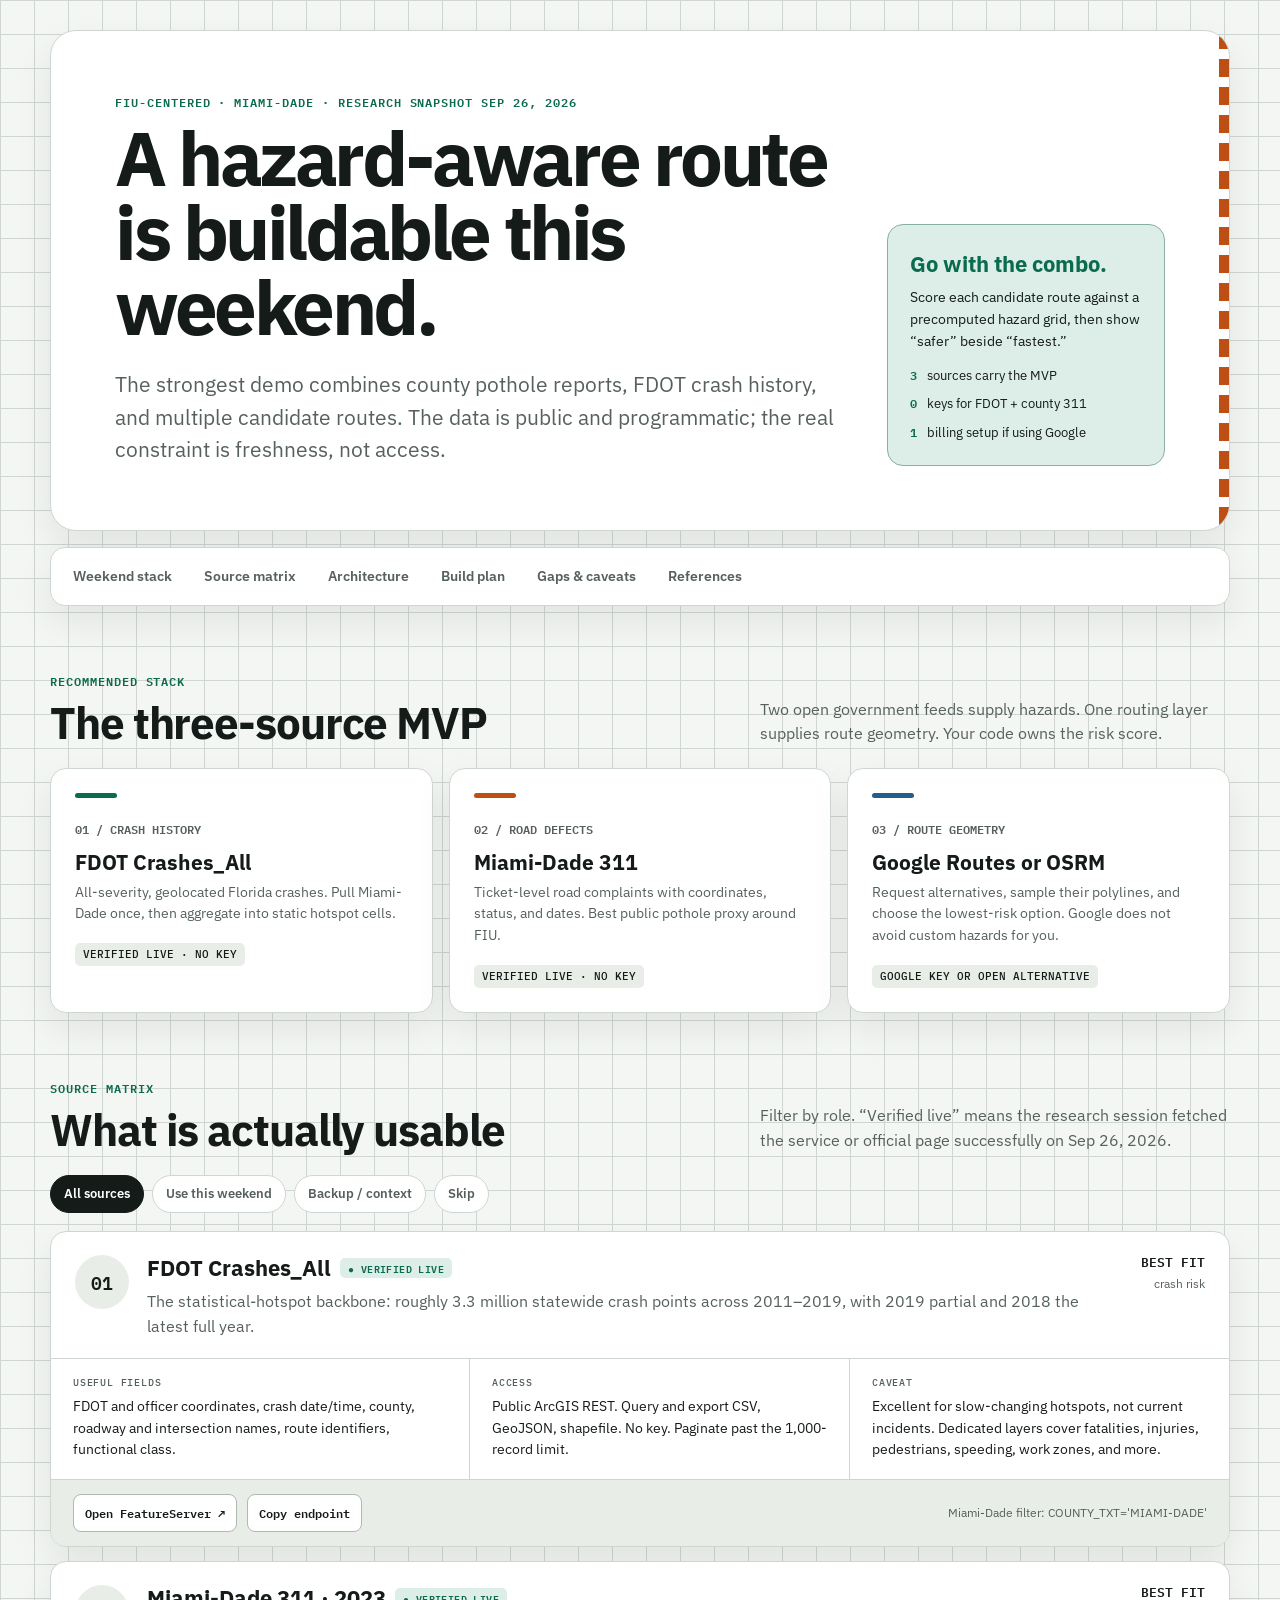
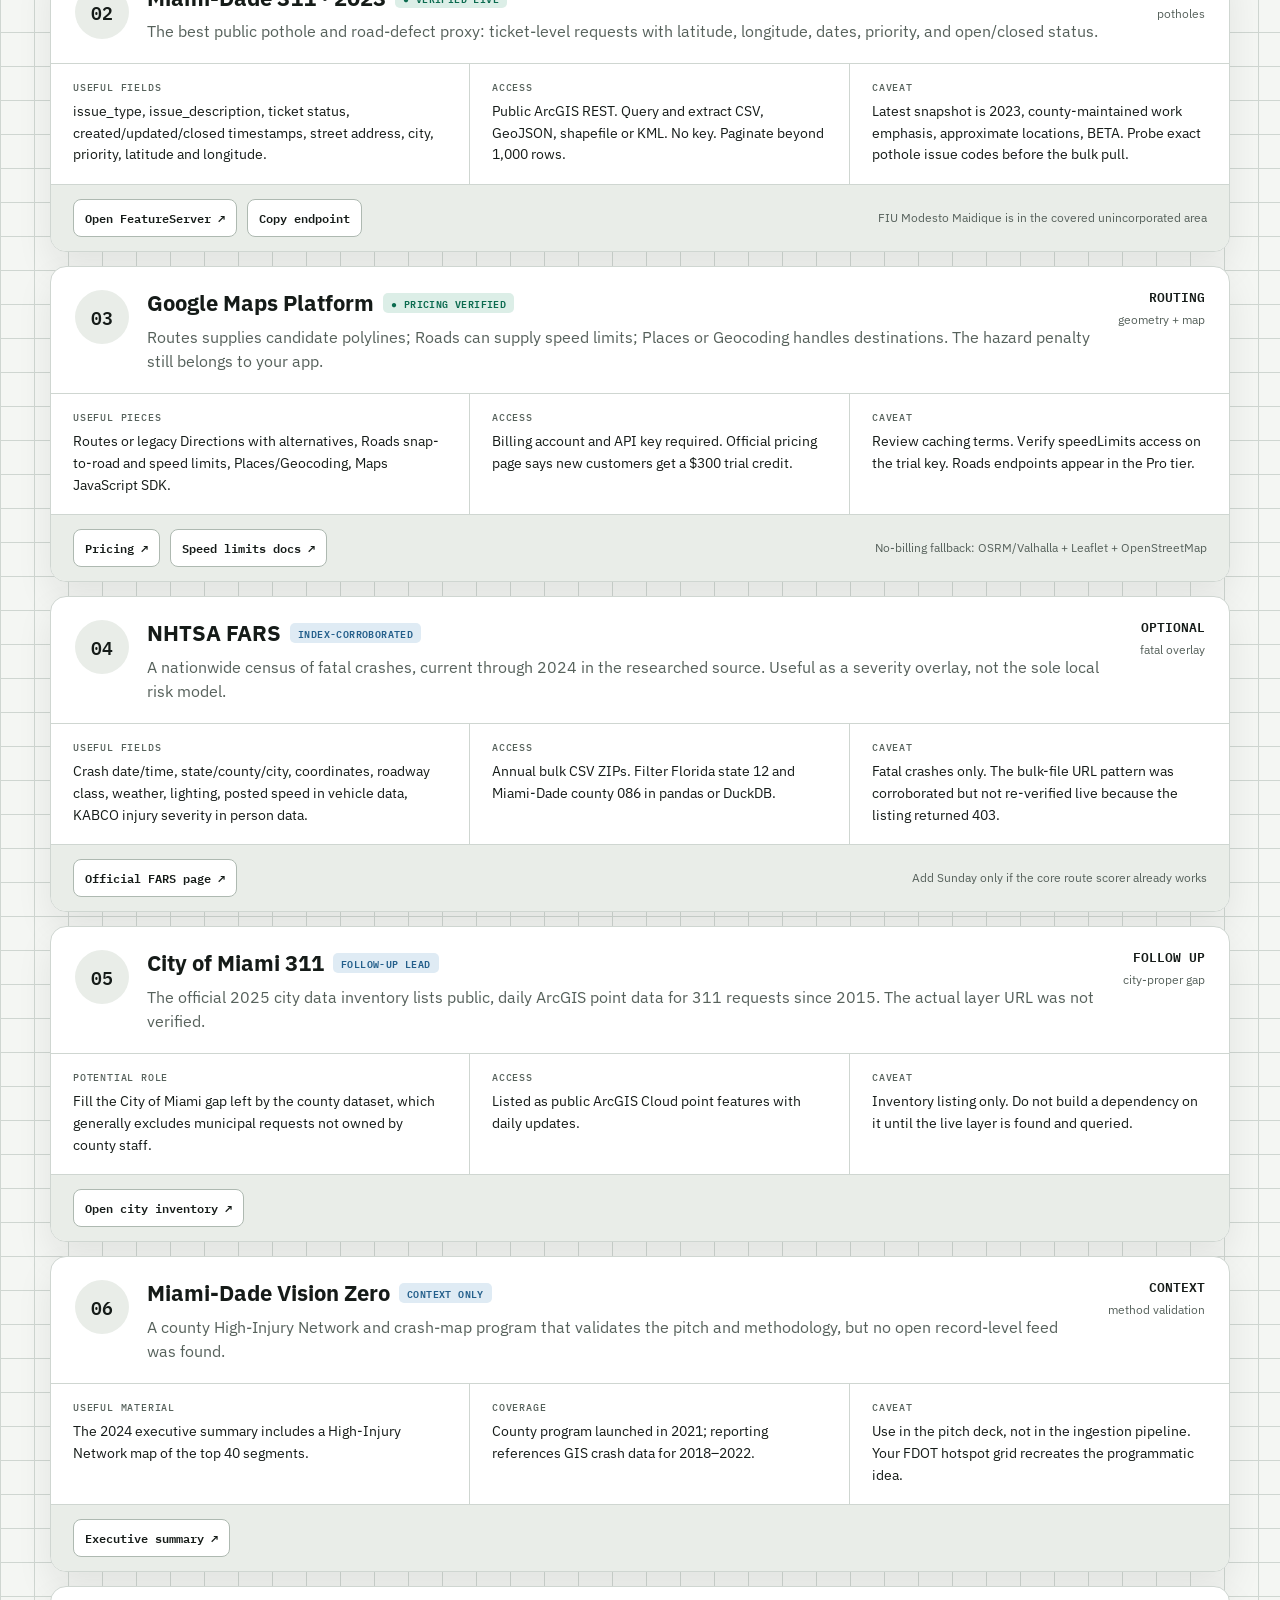
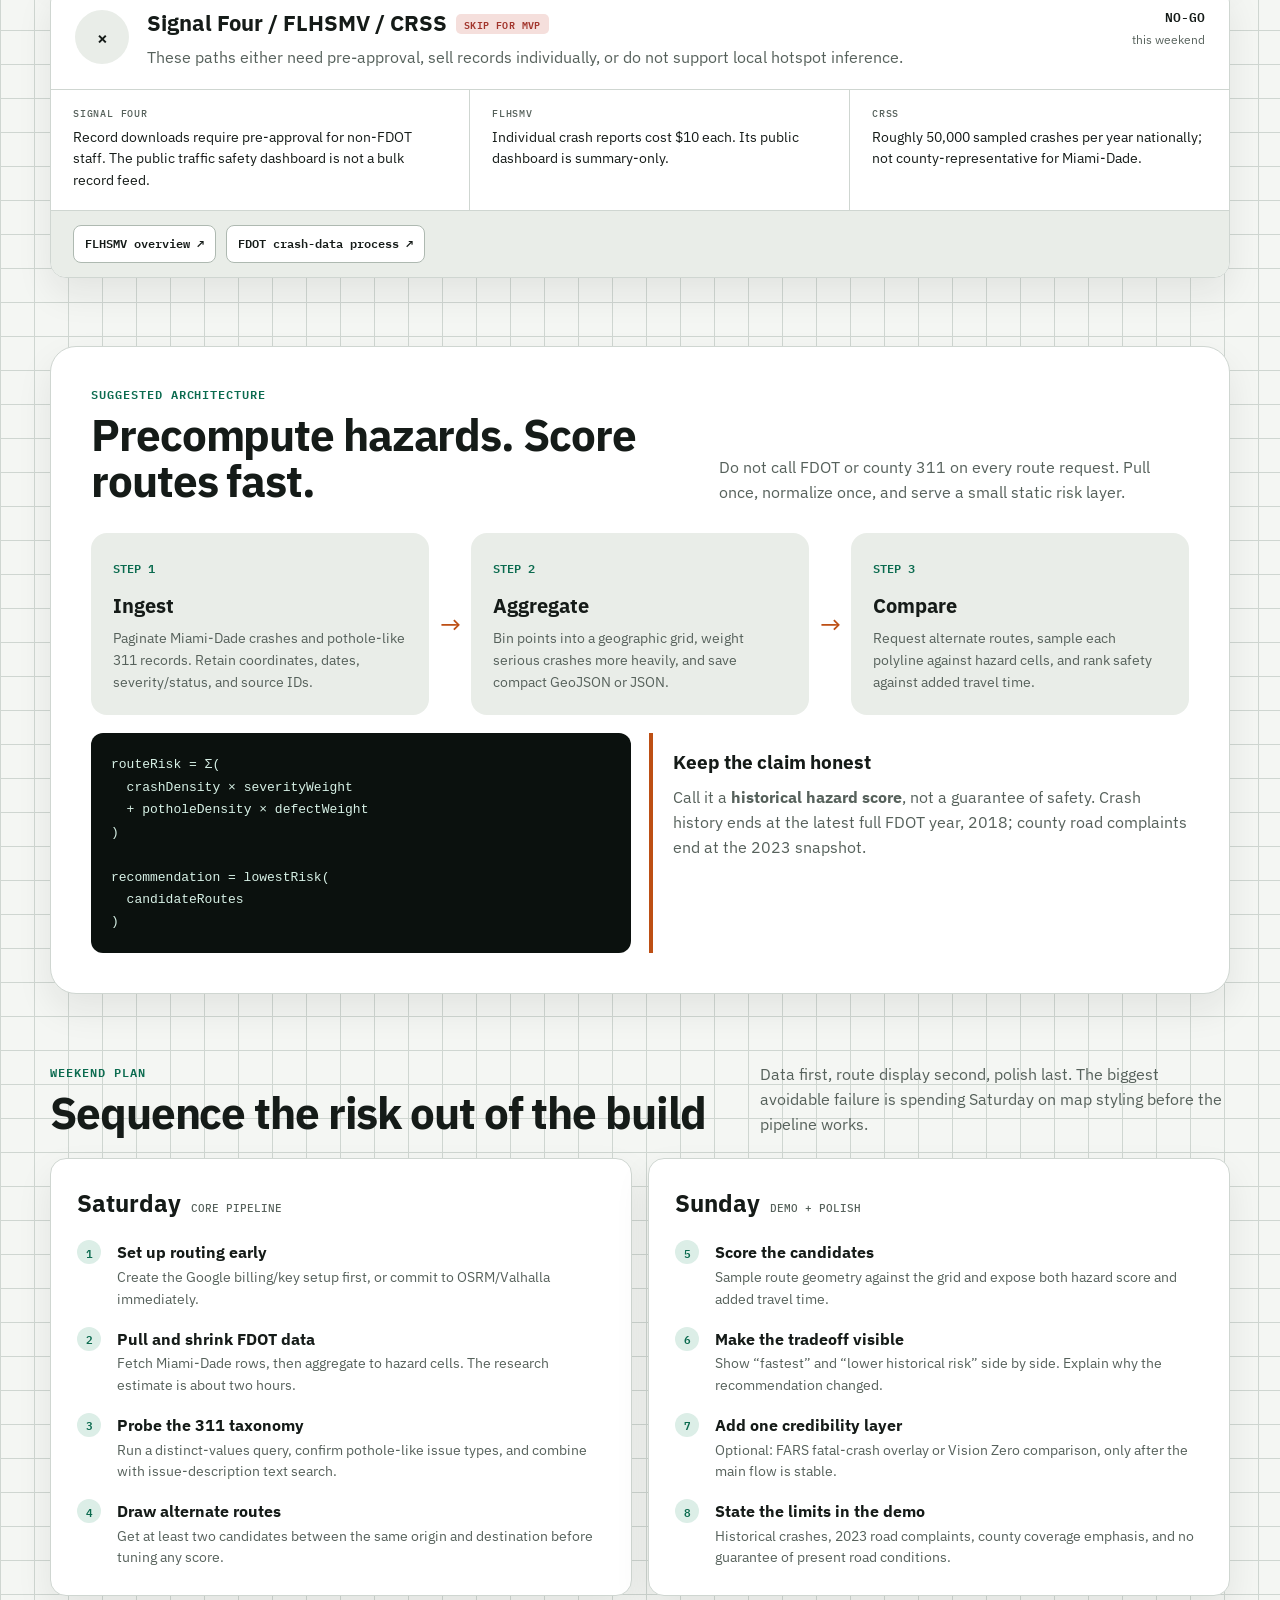
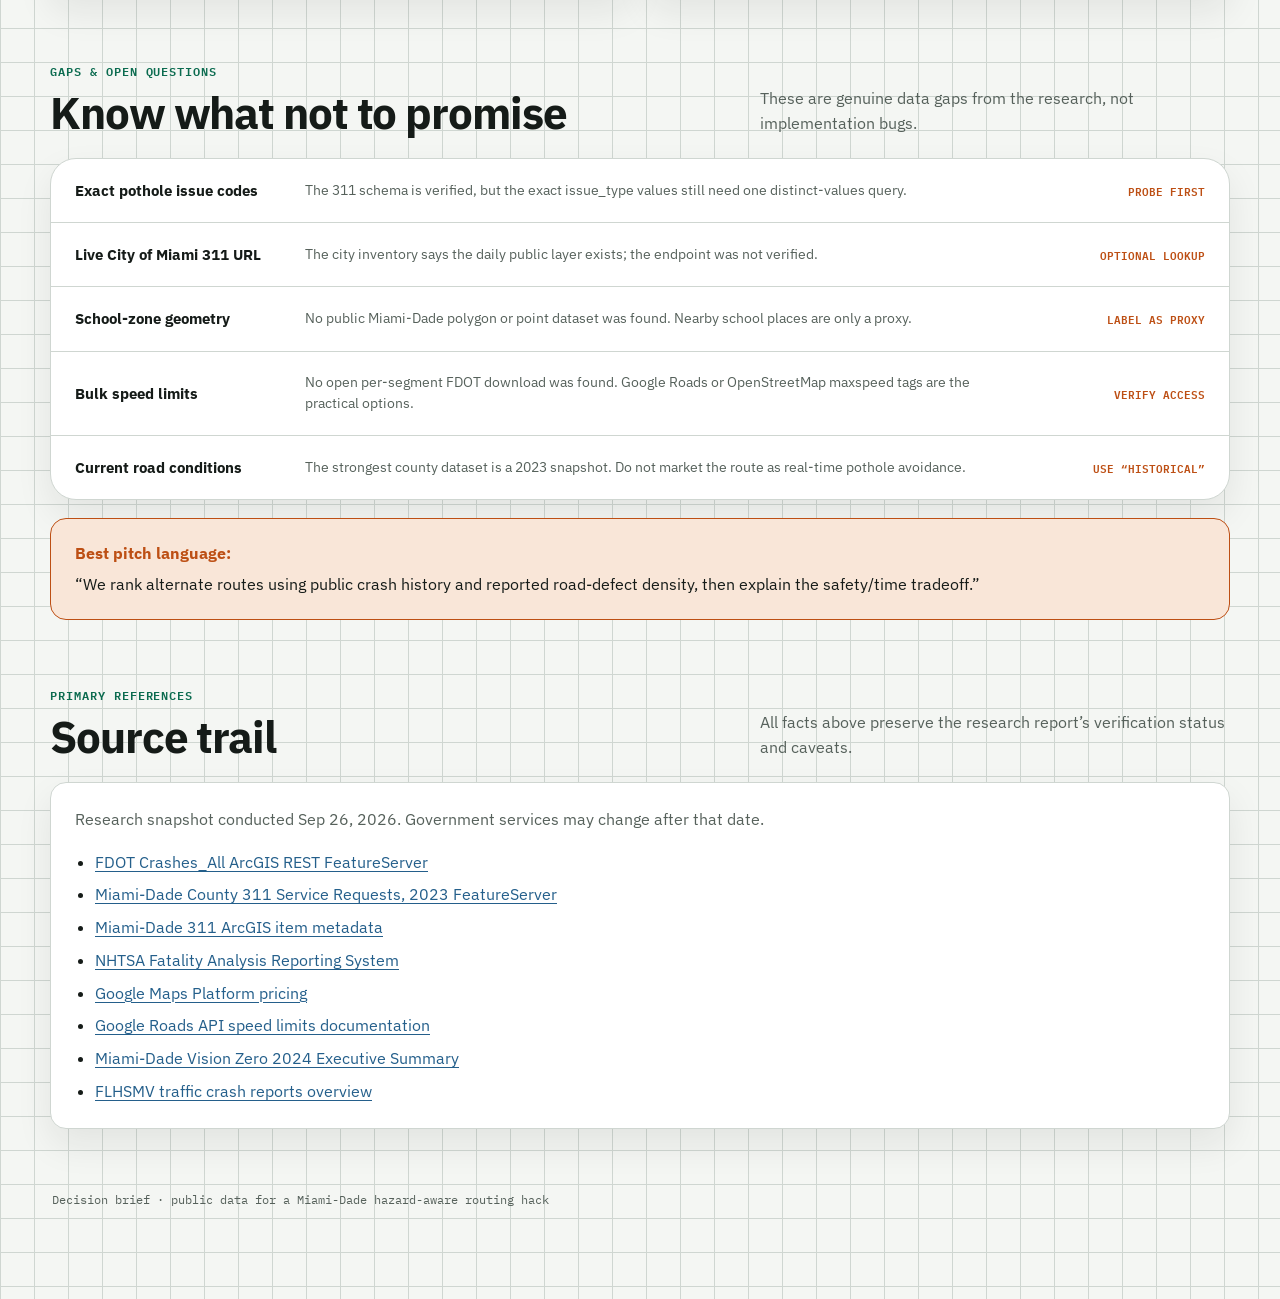
<file: Hazard Routing Data Sources.html>
<!doctype html>
<html lang="en">
<head>
  <meta charset="utf-8" />
  <meta name="viewport" content="width=device-width, initial-scale=1, viewport-fit=cover" />
  <meta name="color-scheme" content="light dark" />
  <link rel="icon" href="data:," />
  <title>Hazard Routing Data Sources</title>
  <link rel="preconnect" href="https://fonts.googleapis.com">
  <link rel="preconnect" href="https://fonts.gstatic.com" crossorigin>
  <link href="https://fonts.googleapis.com/css2?family=IBM+Plex+Mono:wght@400;500;600&family=IBM+Plex+Sans:wght@400;500;600;700&display=swap" rel="stylesheet">
  <style>
    :root {
      color-scheme: light dark;
      --bg: #f4f6f3;
      --paper: #ffffff;
      --paper-2: #e9ede8;
      --ink: #151b18;
      --muted: #56615b;
      --line: #cfd6d1;
      --line-strong: #aeb9b1;
      --green: #0b6b4f;
      --green-soft: #dceee7;
      --orange: #bd4f14;
      --orange-soft: #f9e6d8;
      --red: #a2352c;
      --red-soft: #f5dfdc;
      --blue: #245f8b;
      --blue-soft: #dfebf4;
      --shadow: 0 16px 36px rgba(21, 27, 24, .08);
      --radius-lg: 26px;
      --radius-md: 16px;
      --radius-sm: 10px;
    }
    @media (prefers-color-scheme: dark) {
      :root {
        --bg: #101513;
        --paper: #171e1b;
        --paper-2: #202925;
        --ink: #f0f4f1;
        --muted: #a9b5ae;
        --line: #34413b;
        --line-strong: #53635b;
        --green: #70d1ab;
        --green-soft: #173e31;
        --orange: #f5a368;
        --orange-soft: #472c1d;
        --red: #ef8b80;
        --red-soft: #482523;
        --blue: #80b9e2;
        --blue-soft: #193449;
        --shadow: 0 18px 46px rgba(0, 0, 0, .26);
      }
    }
    * { box-sizing: border-box; }
    html { scroll-behavior: smooth; }
    body {
      margin: 0;
      min-width: 0;
      background:
        linear-gradient(var(--line) 1px, transparent 1px),
        linear-gradient(90deg, var(--line) 1px, transparent 1px),
        var(--bg);
      background-size: 34px 34px;
      color: var(--ink);
      font-family: "IBM Plex Sans", sans-serif;
      line-height: 1.55;
    }
    button, input { font: inherit; }
    a { color: inherit; }
    a:focus-visible, button:focus-visible { outline: 3px solid var(--orange); outline-offset: 3px; }
    .page { width: min(1180px, calc(100% - 32px)); margin: 0 auto; padding: 30px 0 80px; }
    .surface { background: var(--paper); border: 1px solid var(--line); box-shadow: var(--shadow); }
    .hero {
      position: relative;
      overflow: hidden;
      border-radius: var(--radius-lg);
      padding: clamp(26px, 5vw, 64px);
      display: grid;
      grid-template-columns: minmax(0, 1.45fr) minmax(260px, .55fr);
      gap: 38px;
      align-items: end;
    }
    .hero::after {
      content: "";
      position: absolute;
      top: 0; right: 0;
      width: 10px; height: 100%;
      background: repeating-linear-gradient(to bottom, var(--orange) 0 18px, transparent 18px 28px);
    }
    .hero-kicker, .eyebrow {
      margin: 0 0 10px;
      color: var(--green);
      font: 600 12px/1.3 "IBM Plex Mono", monospace;
      letter-spacing: .08em;
      text-transform: uppercase;
    }
    h1 { margin: 0; max-width: 820px; font-size: clamp(38px, 7vw, 76px); line-height: .98; letter-spacing: -.045em; }
    .hero p.lede { margin: 24px 0 0; max-width: 760px; font-size: clamp(17px, 2vw, 21px); color: var(--muted); }
    .verdict {
      padding: 22px;
      border-radius: var(--radius-md);
      background: var(--green-soft);
      border: 1px solid color-mix(in srgb, var(--green) 36%, var(--line));
    }
    .verdict strong { display: block; color: var(--green); font-size: 22px; margin-bottom: 6px; }
    .verdict p { margin: 0; font-size: 14px; color: var(--ink); }
    .facts { margin-top: 14px; display: grid; gap: 8px; }
    .fact { display: flex; gap: 10px; align-items: baseline; font-size: 13px; }
    .fact b { font: 600 12px/1.2 "IBM Plex Mono", monospace; color: var(--green); }

    .jumpbar {
      position: sticky;
      top: 10px;
      z-index: 20;
      margin: 16px 0 44px;
      border-radius: 15px;
      padding: 10px;
      display: flex;
      gap: 8px;
      overflow-x: auto;
      scrollbar-width: none;
    }
    .jumpbar::-webkit-scrollbar { display: none; }
    .jumpbar a { white-space: nowrap; text-decoration: none; color: var(--muted); padding: 8px 12px; border-radius: 8px; font-size: 14px; font-weight: 600; }
    .jumpbar a:hover { background: var(--paper-2); color: var(--ink); }

    section { scroll-margin-top: 82px; margin-top: 68px; }
    .section-head { display: flex; justify-content: space-between; align-items: end; gap: 24px; margin-bottom: 22px; }
    h2 { margin: 0; font-size: clamp(28px, 4vw, 44px); line-height: 1.05; letter-spacing: -.025em; }
    .section-head > p { max-width: 470px; margin: 0; color: var(--muted); }

    .signal-strip { display: grid; grid-template-columns: repeat(3, 1fr); gap: 16px; }
    .signal-card { border-radius: var(--radius-md); padding: 24px; position: relative; overflow: hidden; }
    .signal-card::before { content:""; display:block; width: 42px; height: 5px; border-radius: 5px; margin-bottom: 18px; background: var(--tone); }
    .signal-card[data-tone="green"] { --tone: var(--green); }
    .signal-card[data-tone="orange"] { --tone: var(--orange); }
    .signal-card[data-tone="blue"] { --tone: var(--blue); }
    .signal-card .num { font: 600 12px/1 "IBM Plex Mono", monospace; color: var(--muted); }
    .signal-card h3 { margin: 9px 0 7px; font-size: 21px; line-height: 1.18; }
    .signal-card p { margin: 0; color: var(--muted); font-size: 14px; }
    .signal-card .tag { display: inline-flex; margin-top: 18px; padding: 5px 8px; border-radius: 5px; background: var(--paper-2); font: 500 11px/1.2 "IBM Plex Mono", monospace; }

    .filterbar { display: flex; flex-wrap: wrap; gap: 8px; margin-bottom: 18px; }
    .filterbar button {
      border: 1px solid var(--line);
      color: var(--muted);
      background: var(--paper);
      border-radius: 999px;
      padding: 8px 13px;
      cursor: pointer;
      font-size: 13px;
      font-weight: 600;
    }
    .filterbar button[aria-pressed="true"] { background: var(--ink); color: var(--paper); border-color: var(--ink); }
    .source-list { display: grid; gap: 14px; }
    .source-card { border-radius: var(--radius-md); overflow: hidden; }
    .source-top { padding: 23px 24px 19px; display: grid; grid-template-columns: 54px minmax(0, 1fr) auto; gap: 18px; align-items: start; }
    .rank { width: 54px; height: 54px; display: grid; place-items: center; border-radius: 50%; background: var(--paper-2); font: 600 18px/1 "IBM Plex Mono", monospace; }
    .source-titleline { display: flex; align-items: center; flex-wrap: wrap; gap: 9px; }
    .source-titleline h3 { margin: 0; font-size: 22px; line-height: 1.2; }
    .badge { display: inline-flex; align-items: center; gap: 6px; padding: 4px 8px; border-radius: 5px; font: 600 10px/1.2 "IBM Plex Mono", monospace; text-transform: uppercase; letter-spacing: .04em; }
    .badge.live { color: var(--green); background: var(--green-soft); }
    .badge.index { color: var(--blue); background: var(--blue-soft); }
    .badge.blocked { color: var(--red); background: var(--red-soft); }
    .source-summary { margin: 8px 0 0; color: var(--muted); }
    .fit { text-align: right; }
    .fit b { display: block; font: 600 13px/1.2 "IBM Plex Mono", monospace; }
    .fit span { display: block; font-size: 12px; color: var(--muted); margin-top: 5px; }
    .source-grid { border-top: 1px solid var(--line); display: grid; grid-template-columns: 1.1fr 1fr 1fr; }
    .source-grid > div { padding: 18px 22px; min-width: 0; }
    .source-grid > div + div { border-left: 1px solid var(--line); }
    .label { display: block; margin-bottom: 7px; color: var(--muted); font: 500 10px/1.2 "IBM Plex Mono", monospace; text-transform: uppercase; letter-spacing: .08em; }
    .source-grid p { margin: 0; font-size: 14px; }
    .source-actions { padding: 14px 22px; border-top: 1px solid var(--line); display: flex; flex-wrap: wrap; gap: 10px; align-items: center; background: var(--paper-2); }
    .source-actions a, .copy-btn { min-height: 38px; display: inline-flex; align-items: center; gap: 8px; border-radius: 8px; padding: 8px 11px; border: 1px solid var(--line-strong); background: var(--paper); color: var(--ink); font: 600 12px/1.2 "IBM Plex Mono", monospace; text-decoration: none; cursor: pointer; }
    .source-actions a:hover, .copy-btn:hover { border-color: var(--ink); }
    .source-actions .note { color: var(--muted); font-size: 12px; margin-left: auto; }
    .source-card[hidden] { display: none; }

    .architecture { border-radius: var(--radius-lg); padding: clamp(22px, 4vw, 40px); }
    .flow { margin-top: 28px; display: grid; grid-template-columns: 1fr 42px 1fr 42px 1fr; align-items: stretch; }
    .flow-step { padding: 22px; background: var(--paper-2); border-radius: var(--radius-md); }
    .flow-step .step-no { color: var(--green); font: 600 12px/1 "IBM Plex Mono", monospace; }
    .flow-step h3 { margin: 11px 0 7px; font-size: 20px; }
    .flow-step p { margin: 0; color: var(--muted); font-size: 14px; }
    .arrow { display: grid; place-items: center; color: var(--orange); font-size: 26px; }
    .logic { margin-top: 18px; display: grid; grid-template-columns: 1fr 1fr; gap: 18px; }
    .logic pre { margin: 0; white-space: pre-wrap; overflow-wrap: anywhere; background: #0b110e; color: #d7f1e6; padding: 20px; border-radius: 12px; font: 13px/1.65 "IBM Plex Mono", monospace; }
    .logic .explain { border-left: 4px solid var(--orange); padding: 15px 0 15px 20px; }
    .logic .explain h3 { margin: 0 0 8px; }
    .logic .explain p { margin: 0; color: var(--muted); }

    .plan-grid { display: grid; grid-template-columns: 1fr 1fr; gap: 16px; }
    .day { padding: 26px; border-radius: var(--radius-md); }
    .day h3 { margin: 0 0 18px; display: flex; align-items: baseline; gap: 10px; font-size: 24px; }
    .day h3 span { color: var(--muted); font: 500 11px/1.2 "IBM Plex Mono", monospace; }
    .tasks { list-style: none; padding: 0; margin: 0; display: grid; gap: 16px; }
    .tasks li { display: grid; grid-template-columns: 28px 1fr; gap: 12px; }
    .tasks .mark { width: 24px; height: 24px; border-radius: 50%; display: grid; place-items: center; background: var(--green-soft); color: var(--green); font: 600 11px/1 "IBM Plex Mono", monospace; }
    .tasks b { display: block; margin-bottom: 2px; }
    .tasks p { margin: 0; color: var(--muted); font-size: 14px; }

    .gaps { border-radius: var(--radius-lg); overflow: hidden; }
    .gap-row { display: grid; grid-template-columns: 210px 1fr 160px; gap: 20px; padding: 20px 24px; align-items: center; }
    .gap-row + .gap-row { border-top: 1px solid var(--line); }
    .gap-row strong { font-size: 15px; }
    .gap-row p { margin: 0; color: var(--muted); font-size: 14px; }
    .gap-row .move { color: var(--orange); font: 600 11px/1.4 "IBM Plex Mono", monospace; text-align: right; }

    .truth-box { margin-top: 18px; border: 1px solid var(--orange); background: var(--orange-soft); border-radius: var(--radius-md); padding: 22px 24px; }
    .truth-box strong { color: var(--orange); }
    .truth-box p { margin: 6px 0 0; }

    .source-notes { padding: 24px; border-radius: var(--radius-md); }
    .source-notes p { margin: 0; color: var(--muted); }
    .source-notes ul { margin: 18px 0 0; padding-left: 20px; display: grid; gap: 8px; }
    .source-notes a { color: var(--blue); text-decoration-thickness: 1px; text-underline-offset: 3px; overflow-wrap: anywhere; }
    footer { margin-top: 44px; padding: 18px 2px; color: var(--muted); font-size: 12px; font-family: "IBM Plex Mono", monospace; }
    .toast { position: fixed; left: 50%; bottom: 24px; transform: translate(-50%, 140%); opacity: 0; background: var(--ink); color: var(--paper); padding: 11px 14px; border-radius: 10px; font: 600 12px/1.3 "IBM Plex Mono", monospace; transition: transform .2s ease, opacity .2s ease; z-index: 50; box-shadow: var(--shadow); }
    .toast.show { transform: translate(-50%, 0); opacity: 1; }

    @media (max-width: 820px) {
      .hero { grid-template-columns: 1fr; gap: 24px; }
      .jumpbar { flex-wrap: wrap; overflow-x: visible; }
      .jumpbar a { flex: 1 1 132px; text-align: center; }
      .signal-strip { grid-template-columns: 1fr; }
      .section-head { align-items: start; flex-direction: column; }
      .source-top { grid-template-columns: 46px minmax(0, 1fr); }
      .rank { width: 46px; height: 46px; }
      .fit { grid-column: 2; text-align: left; display: flex; gap: 8px; align-items: baseline; }
      .source-grid { grid-template-columns: 1fr; }
      .source-grid > div + div { border-left: 0; border-top: 1px solid var(--line); }
      .source-actions .note { width: 100%; margin-left: 0; }
      .flow { grid-template-columns: 1fr; }
      .arrow { height: 42px; transform: rotate(90deg); }
      .logic, .plan-grid { grid-template-columns: 1fr; }
      .gap-row { grid-template-columns: 1fr; gap: 7px; }
      .gap-row .move { text-align: left; }
    }
    @media (max-width: 540px) {
      .page { width: min(100% - 20px, 1180px); padding-top: 10px; }
      .hero { padding: 24px 20px 28px; border-radius: 20px; }
      h1 { font-size: 42px; }
      .jumpbar { top: 6px; margin-bottom: 34px; }
      section { margin-top: 50px; }
      .source-top { padding: 20px 17px 16px; gap: 12px; }
      .source-grid > div, .source-actions { padding-left: 17px; padding-right: 17px; }
      .source-titleline h3 { font-size: 19px; }
      .source-actions a, .copy-btn { width: 100%; justify-content: center; }
      .architecture { padding: 20px 16px; }
      .day { padding: 21px 18px; }
      .gap-row { padding: 18px; }
    }
    @media (prefers-reduced-motion: reduce) {
      html { scroll-behavior: auto; }
      .toast { transition: none; }
    }
  </style>
</head>
<body>
  <main class="page">
    <header class="hero surface">
      <div>
        <p class="hero-kicker">FIU-centered · Miami-Dade · research snapshot Sep 26, 2026</p>
        <h1>A hazard-aware route is buildable this weekend.</h1>
        <p class="lede">The strongest demo combines county pothole reports, FDOT crash history, and multiple candidate routes. The data is public and programmatic; the real constraint is freshness, not access.</p>
      </div>
      <aside class="verdict" aria-label="Research verdict">
        <strong>Go with the combo.</strong>
        <p>Score each candidate route against a precomputed hazard grid, then show “safer” beside “fastest.”</p>
        <div class="facts">
          <div class="fact"><b>3</b><span>sources carry the MVP</span></div>
          <div class="fact"><b>0</b><span>keys for FDOT + county 311</span></div>
          <div class="fact"><b>1</b><span>billing setup if using Google</span></div>
        </div>
      </aside>
    </header>

    <nav class="jumpbar surface" aria-label="Page sections">
      <a href="#stack">Weekend stack</a>
      <a href="#sources">Source matrix</a>
      <a href="#architecture">Architecture</a>
      <a href="#plan">Build plan</a>
      <a href="#gaps">Gaps & caveats</a>
      <a href="#references">References</a>
    </nav>

    <section id="stack">
      <div class="section-head">
        <div><p class="eyebrow">Recommended stack</p><h2>The three-source MVP</h2></div>
        <p>Two open government feeds supply hazards. One routing layer supplies route geometry. Your code owns the risk score.</p>
      </div>
      <div class="signal-strip">
        <article class="signal-card surface" data-tone="green">
          <span class="num">01 / CRASH HISTORY</span>
          <h3>FDOT Crashes_All</h3>
          <p>All-severity, geolocated Florida crashes. Pull Miami-Dade once, then aggregate into static hotspot cells.</p>
          <span class="tag">VERIFIED LIVE · NO KEY</span>
        </article>
        <article class="signal-card surface" data-tone="orange">
          <span class="num">02 / ROAD DEFECTS</span>
          <h3>Miami-Dade 311</h3>
          <p>Ticket-level road complaints with coordinates, status, and dates. Best public pothole proxy around FIU.</p>
          <span class="tag">VERIFIED LIVE · NO KEY</span>
        </article>
        <article class="signal-card surface" data-tone="blue">
          <span class="num">03 / ROUTE GEOMETRY</span>
          <h3>Google Routes or OSRM</h3>
          <p>Request alternatives, sample their polylines, and choose the lowest-risk option. Google does not avoid custom hazards for you.</p>
          <span class="tag">GOOGLE KEY OR OPEN ALTERNATIVE</span>
        </article>
      </div>
    </section>

    <section id="sources">
      <div class="section-head">
        <div><p class="eyebrow">Source matrix</p><h2>What is actually usable</h2></div>
        <p>Filter by role. “Verified live” means the research session fetched the service or official page successfully on Sep 26, 2026.</p>
      </div>
      <div class="filterbar" role="group" aria-label="Filter data sources">
        <button type="button" data-filter="all" aria-pressed="true">All sources</button>
        <button type="button" data-filter="mvp" aria-pressed="false">Use this weekend</button>
        <button type="button" data-filter="backup" aria-pressed="false">Backup / context</button>
        <button type="button" data-filter="blocked" aria-pressed="false">Skip</button>
      </div>
      <div class="source-list">
        <article class="source-card surface" data-group="mvp">
          <div class="source-top">
            <div class="rank">01</div>
            <div>
              <div class="source-titleline"><h3>FDOT Crashes_All</h3><span class="badge live">● verified live</span></div>
              <p class="source-summary">The statistical-hotspot backbone: roughly 3.3 million statewide crash points across 2011–2019, with 2019 partial and 2018 the latest full year.</p>
            </div>
            <div class="fit"><b>BEST FIT</b><span>crash risk</span></div>
          </div>
          <div class="source-grid">
            <div><span class="label">Useful fields</span><p>FDOT and officer coordinates, crash date/time, county, roadway and intersection names, route identifiers, functional class.</p></div>
            <div><span class="label">Access</span><p>Public ArcGIS REST. Query and export CSV, GeoJSON, shapefile. No key. Paginate past the 1,000-record limit.</p></div>
            <div><span class="label">Caveat</span><p>Excellent for slow-changing hotspots, not current incidents. Dedicated layers cover fatalities, injuries, pedestrians, speeding, work zones, and more.</p></div>
          </div>
          <div class="source-actions">
            <a href="https://gis.fdot.gov/arcgis/rest/services/Crashes_All/FeatureServer" target="_blank" rel="noopener noreferrer">Open FeatureServer ↗</a>
            <button class="copy-btn" type="button" data-copy="https://gis.fdot.gov/arcgis/rest/services/Crashes_All/FeatureServer">Copy endpoint</button>
            <span class="note">Miami-Dade filter: COUNTY_TXT='MIAMI-DADE'</span>
          </div>
        </article>

        <article class="source-card surface" data-group="mvp">
          <div class="source-top">
            <div class="rank">02</div>
            <div>
              <div class="source-titleline"><h3>Miami-Dade 311 · 2023</h3><span class="badge live">● verified live</span></div>
              <p class="source-summary">The best public pothole and road-defect proxy: ticket-level requests with latitude, longitude, dates, priority, and open/closed status.</p>
            </div>
            <div class="fit"><b>BEST FIT</b><span>potholes</span></div>
          </div>
          <div class="source-grid">
            <div><span class="label">Useful fields</span><p>issue_type, issue_description, ticket status, created/updated/closed timestamps, street address, city, priority, latitude and longitude.</p></div>
            <div><span class="label">Access</span><p>Public ArcGIS REST. Query and extract CSV, GeoJSON, shapefile or KML. No key. Paginate beyond 1,000 rows.</p></div>
            <div><span class="label">Caveat</span><p>Latest snapshot is 2023, county-maintained work emphasis, approximate locations, BETA. Probe exact pothole issue codes before the bulk pull.</p></div>
          </div>
          <div class="source-actions">
            <a href="https://services.arcgis.com/8Pc9XBTAsYuxx9Ny/arcgis/rest/services/data_311_2023/FeatureServer" target="_blank" rel="noopener noreferrer">Open FeatureServer ↗</a>
            <button class="copy-btn" type="button" data-copy="https://services.arcgis.com/8Pc9XBTAsYuxx9Ny/arcgis/rest/services/data_311_2023/FeatureServer">Copy endpoint</button>
            <span class="note">FIU Modesto Maidique is in the covered unincorporated area</span>
          </div>
        </article>

        <article class="source-card surface" data-group="mvp">
          <div class="source-top">
            <div class="rank">03</div>
            <div>
              <div class="source-titleline"><h3>Google Maps Platform</h3><span class="badge live">● pricing verified</span></div>
              <p class="source-summary">Routes supplies candidate polylines; Roads can supply speed limits; Places or Geocoding handles destinations. The hazard penalty still belongs to your app.</p>
            </div>
            <div class="fit"><b>ROUTING</b><span>geometry + map</span></div>
          </div>
          <div class="source-grid">
            <div><span class="label">Useful pieces</span><p>Routes or legacy Directions with alternatives, Roads snap-to-road and speed limits, Places/Geocoding, Maps JavaScript SDK.</p></div>
            <div><span class="label">Access</span><p>Billing account and API key required. Official pricing page says new customers get a $300 trial credit.</p></div>
            <div><span class="label">Caveat</span><p>Review caching terms. Verify speedLimits access on the trial key. Roads endpoints appear in the Pro tier.</p></div>
          </div>
          <div class="source-actions">
            <a href="https://mapsplatform.google.com/pricing" target="_blank" rel="noopener noreferrer">Pricing ↗</a>
            <a href="https://developers.google.com/maps/documentation/roads/speed-limits" target="_blank" rel="noopener noreferrer">Speed limits docs ↗</a>
            <span class="note">No-billing fallback: OSRM/Valhalla + Leaflet + OpenStreetMap</span>
          </div>
        </article>

        <article class="source-card surface" data-group="backup">
          <div class="source-top">
            <div class="rank">04</div>
            <div>
              <div class="source-titleline"><h3>NHTSA FARS</h3><span class="badge index">index-corroborated</span></div>
              <p class="source-summary">A nationwide census of fatal crashes, current through 2024 in the researched source. Useful as a severity overlay, not the sole local risk model.</p>
            </div>
            <div class="fit"><b>OPTIONAL</b><span>fatal overlay</span></div>
          </div>
          <div class="source-grid">
            <div><span class="label">Useful fields</span><p>Crash date/time, state/county/city, coordinates, roadway class, weather, lighting, posted speed in vehicle data, KABCO injury severity in person data.</p></div>
            <div><span class="label">Access</span><p>Annual bulk CSV ZIPs. Filter Florida state 12 and Miami-Dade county 086 in pandas or DuckDB.</p></div>
            <div><span class="label">Caveat</span><p>Fatal crashes only. The bulk-file URL pattern was corroborated but not re-verified live because the listing returned 403.</p></div>
          </div>
          <div class="source-actions">
            <a href="https://www.nhtsa.gov/research-data/fatality-analysis-reporting-system-fars" target="_blank" rel="noopener noreferrer">Official FARS page ↗</a>
            <span class="note">Add Sunday only if the core route scorer already works</span>
          </div>
        </article>

        <article class="source-card surface" data-group="backup">
          <div class="source-top">
            <div class="rank">05</div>
            <div>
              <div class="source-titleline"><h3>City of Miami 311</h3><span class="badge index">follow-up lead</span></div>
              <p class="source-summary">The official 2025 city data inventory lists public, daily ArcGIS point data for 311 requests since 2015. The actual layer URL was not verified.</p>
            </div>
            <div class="fit"><b>FOLLOW UP</b><span>city-proper gap</span></div>
          </div>
          <div class="source-grid">
            <div><span class="label">Potential role</span><p>Fill the City of Miami gap left by the county dataset, which generally excludes municipal requests not owned by county staff.</p></div>
            <div><span class="label">Access</span><p>Listed as public ArcGIS Cloud point features with daily updates.</p></div>
            <div><span class="label">Caveat</span><p>Inventory listing only. Do not build a dependency on it until the live layer is found and queried.</p></div>
          </div>
          <div class="source-actions">
            <a href="https://www.miami.gov/files/assets/public/v/1/document-resources/pdf-docs/data/city-of-miami-data-inventory-2025_508.pdf" target="_blank" rel="noopener noreferrer">Open city inventory ↗</a>
          </div>
        </article>

        <article class="source-card surface" data-group="backup">
          <div class="source-top">
            <div class="rank">06</div>
            <div>
              <div class="source-titleline"><h3>Miami-Dade Vision Zero</h3><span class="badge index">context only</span></div>
              <p class="source-summary">A county High-Injury Network and crash-map program that validates the pitch and methodology, but no open record-level feed was found.</p>
            </div>
            <div class="fit"><b>CONTEXT</b><span>method validation</span></div>
          </div>
          <div class="source-grid">
            <div><span class="label">Useful material</span><p>The 2024 executive summary includes a High-Injury Network map of the top 40 segments.</p></div>
            <div><span class="label">Coverage</span><p>County program launched in 2021; reporting references GIS crash data for 2018–2022.</p></div>
            <div><span class="label">Caveat</span><p>Use in the pitch deck, not in the ingestion pipeline. Your FDOT hotspot grid recreates the programmatic idea.</p></div>
          </div>
          <div class="source-actions">
            <a href="https://www.miamidade.gov/resources/transportation_publicworks/documents/2024-vision-zero-executive-summary.pdf" target="_blank" rel="noopener noreferrer">Executive summary ↗</a>
          </div>
        </article>

        <article class="source-card surface" data-group="blocked">
          <div class="source-top">
            <div class="rank">×</div>
            <div>
              <div class="source-titleline"><h3>Signal Four / FLHSMV / CRSS</h3><span class="badge blocked">skip for MVP</span></div>
              <p class="source-summary">These paths either need pre-approval, sell records individually, or do not support local hotspot inference.</p>
            </div>
            <div class="fit"><b>NO-GO</b><span>this weekend</span></div>
          </div>
          <div class="source-grid">
            <div><span class="label">Signal Four</span><p>Record downloads require pre-approval for non-FDOT staff. The public traffic safety dashboard is not a bulk record feed.</p></div>
            <div><span class="label">FLHSMV</span><p>Individual crash reports cost $10 each. Its public dashboard is summary-only.</p></div>
            <div><span class="label">CRSS</span><p>Roughly 50,000 sampled crashes per year nationally; not county-representative for Miami-Dade.</p></div>
          </div>
          <div class="source-actions">
            <a href="https://www.flhsmv.gov/traffic-crash-reports/" target="_blank" rel="noopener noreferrer">FLHSMV overview ↗</a>
            <a href="https://fdotwww.blob.core.windows.net/sitefinity/docs/default-source/safety/11a-safetyengineering/crash-data/crash-data-process_v18.pdf?sfvrsn=311253ee_1" target="_blank" rel="noopener noreferrer">FDOT crash-data process ↗</a>
          </div>
        </article>
      </div>
    </section>

    <section id="architecture" class="architecture surface">
      <div class="section-head">
        <div><p class="eyebrow">Suggested architecture</p><h2>Precompute hazards. Score routes fast.</h2></div>
        <p>Do not call FDOT or county 311 on every route request. Pull once, normalize once, and serve a small static risk layer.</p>
      </div>
      <div class="flow" aria-label="Data processing flow">
        <article class="flow-step"><span class="step-no">STEP 1</span><h3>Ingest</h3><p>Paginate Miami-Dade crashes and pothole-like 311 records. Retain coordinates, dates, severity/status, and source IDs.</p></article>
        <div class="arrow" aria-hidden="true">→</div>
        <article class="flow-step"><span class="step-no">STEP 2</span><h3>Aggregate</h3><p>Bin points into a geographic grid, weight serious crashes more heavily, and save compact GeoJSON or JSON.</p></article>
        <div class="arrow" aria-hidden="true">→</div>
        <article class="flow-step"><span class="step-no">STEP 3</span><h3>Compare</h3><p>Request alternate routes, sample each polyline against hazard cells, and rank safety against added travel time.</p></article>
      </div>
      <div class="logic">
        <pre><code>routeRisk = Σ(
  crashDensity × severityWeight
  + potholeDensity × defectWeight
)

recommendation = lowestRisk(
  candidateRoutes
)</code></pre>
        <div class="explain">
          <h3>Keep the claim honest</h3>
          <p>Call it a <strong>historical hazard score</strong>, not a guarantee of safety. Crash history ends at the latest full FDOT year, 2018; county road complaints end at the 2023 snapshot.</p>
        </div>
      </div>
    </section>

    <section id="plan">
      <div class="section-head">
        <div><p class="eyebrow">Weekend plan</p><h2>Sequence the risk out of the build</h2></div>
        <p>Data first, route display second, polish last. The biggest avoidable failure is spending Saturday on map styling before the pipeline works.</p>
      </div>
      <div class="plan-grid">
        <article class="day surface">
          <h3>Saturday <span>CORE PIPELINE</span></h3>
          <ol class="tasks">
            <li><span class="mark">1</span><div><b>Set up routing early</b><p>Create the Google billing/key setup first, or commit to OSRM/Valhalla immediately.</p></div></li>
            <li><span class="mark">2</span><div><b>Pull and shrink FDOT data</b><p>Fetch Miami-Dade rows, then aggregate to hazard cells. The research estimate is about two hours.</p></div></li>
            <li><span class="mark">3</span><div><b>Probe the 311 taxonomy</b><p>Run a distinct-values query, confirm pothole-like issue types, and combine with issue-description text search.</p></div></li>
            <li><span class="mark">4</span><div><b>Draw alternate routes</b><p>Get at least two candidates between the same origin and destination before tuning any score.</p></div></li>
          </ol>
        </article>
        <article class="day surface">
          <h3>Sunday <span>DEMO + POLISH</span></h3>
          <ol class="tasks">
            <li><span class="mark">5</span><div><b>Score the candidates</b><p>Sample route geometry against the grid and expose both hazard score and added travel time.</p></div></li>
            <li><span class="mark">6</span><div><b>Make the tradeoff visible</b><p>Show “fastest” and “lower historical risk” side by side. Explain why the recommendation changed.</p></div></li>
            <li><span class="mark">7</span><div><b>Add one credibility layer</b><p>Optional: FARS fatal-crash overlay or Vision Zero comparison, only after the main flow is stable.</p></div></li>
            <li><span class="mark">8</span><div><b>State the limits in the demo</b><p>Historical crashes, 2023 road complaints, county coverage emphasis, and no guarantee of present road conditions.</p></div></li>
          </ol>
        </article>
      </div>
    </section>

    <section id="gaps">
      <div class="section-head">
        <div><p class="eyebrow">Gaps & open questions</p><h2>Know what not to promise</h2></div>
        <p>These are genuine data gaps from the research, not implementation bugs.</p>
      </div>
      <div class="gaps surface">
        <div class="gap-row"><strong>Exact pothole issue codes</strong><p>The 311 schema is verified, but the exact issue_type values still need one distinct-values query.</p><span class="move">PROBE FIRST</span></div>
        <div class="gap-row"><strong>Live City of Miami 311 URL</strong><p>The city inventory says the daily public layer exists; the endpoint was not verified.</p><span class="move">OPTIONAL LOOKUP</span></div>
        <div class="gap-row"><strong>School-zone geometry</strong><p>No public Miami-Dade polygon or point dataset was found. Nearby school places are only a proxy.</p><span class="move">LABEL AS PROXY</span></div>
        <div class="gap-row"><strong>Bulk speed limits</strong><p>No open per-segment FDOT download was found. Google Roads or OpenStreetMap maxspeed tags are the practical options.</p><span class="move">VERIFY ACCESS</span></div>
        <div class="gap-row"><strong>Current road conditions</strong><p>The strongest county dataset is a 2023 snapshot. Do not market the route as real-time pothole avoidance.</p><span class="move">USE “HISTORICAL”</span></div>
      </div>
      <div class="truth-box">
        <strong>Best pitch language:</strong>
        <p>“We rank alternate routes using public crash history and reported road-defect density, then explain the safety/time tradeoff.”</p>
      </div>
    </section>

    <section id="references">
      <div class="section-head">
        <div><p class="eyebrow">Primary references</p><h2>Source trail</h2></div>
        <p>All facts above preserve the research report’s verification status and caveats.</p>
      </div>
      <div class="source-notes surface">
        <p>Research snapshot conducted Sep 26, 2026. Government services may change after that date.</p>
        <ul>
          <li><a href="https://gis.fdot.gov/arcgis/rest/services/Crashes_All/FeatureServer" target="_blank" rel="noopener noreferrer">FDOT Crashes_All ArcGIS REST FeatureServer</a></li>
          <li><a href="https://services.arcgis.com/8Pc9XBTAsYuxx9Ny/arcgis/rest/services/data_311_2023/FeatureServer" target="_blank" rel="noopener noreferrer">Miami-Dade County 311 Service Requests, 2023 FeatureServer</a></li>
          <li><a href="https://www.arcgis.com/sharing/rest/content/items/6fce6d69cdd8447389894138444aea2d?f=pjson" target="_blank" rel="noopener noreferrer">Miami-Dade 311 ArcGIS item metadata</a></li>
          <li><a href="https://www.nhtsa.gov/research-data/fatality-analysis-reporting-system-fars" target="_blank" rel="noopener noreferrer">NHTSA Fatality Analysis Reporting System</a></li>
          <li><a href="https://mapsplatform.google.com/pricing" target="_blank" rel="noopener noreferrer">Google Maps Platform pricing</a></li>
          <li><a href="https://developers.google.com/maps/documentation/roads/speed-limits" target="_blank" rel="noopener noreferrer">Google Roads API speed limits documentation</a></li>
          <li><a href="https://www.miamidade.gov/resources/transportation_publicworks/documents/2024-vision-zero-executive-summary.pdf" target="_blank" rel="noopener noreferrer">Miami-Dade Vision Zero 2024 Executive Summary</a></li>
          <li><a href="https://www.flhsmv.gov/traffic-crash-reports/" target="_blank" rel="noopener noreferrer">FLHSMV traffic crash reports overview</a></li>
        </ul>
      </div>
    </section>

    <footer>Decision brief · public data for a Miami-Dade hazard-aware routing hack</footer>
  </main>
  <div class="toast" role="status" aria-live="polite">Endpoint copied</div>
  <script>
    (function () {
      var filterButtons = document.querySelectorAll('[data-filter]');
      var cards = document.querySelectorAll('.source-card[data-group]');
      filterButtons.forEach(function (button) {
        button.addEventListener('click', function () {
          var filter = button.getAttribute('data-filter');
          filterButtons.forEach(function (item) {
            item.setAttribute('aria-pressed', item === button ? 'true' : 'false');
          });
          cards.forEach(function (card) {
            card.hidden = filter !== 'all' && card.getAttribute('data-group') !== filter;
          });
        });
      });

      var toast = document.querySelector('.toast');
      var toastTimer;
      document.querySelectorAll('[data-copy]').forEach(function (button) {
        button.addEventListener('click', function () {
          var value = button.getAttribute('data-copy');
          var done = function () {
            toast.textContent = 'Endpoint copied';
            toast.classList.add('show');
            clearTimeout(toastTimer);
            toastTimer = setTimeout(function () { toast.classList.remove('show'); }, 1800);
          };
          if (navigator.clipboard && navigator.clipboard.writeText) {
            navigator.clipboard.writeText(value).then(done).catch(function () {
              fallbackCopy(value, done);
            });
          } else {
            fallbackCopy(value, done);
          }
        });
      });

      function fallbackCopy(value, callback) {
        var textarea = document.createElement('textarea');
        textarea.value = value;
        textarea.setAttribute('readonly', '');
        textarea.style.position = 'fixed';
        textarea.style.opacity = '0';
        document.body.appendChild(textarea);
        textarea.select();
        try { document.execCommand('copy'); callback(); }
        catch (error) {
          toast.textContent = 'Copy unavailable';
          toast.classList.add('show');
          clearTimeout(toastTimer);
          toastTimer = setTimeout(function () { toast.classList.remove('show'); }, 1800);
        }
        document.body.removeChild(textarea);
      }
    })();
  </script>
</body>
</html>
</file>
